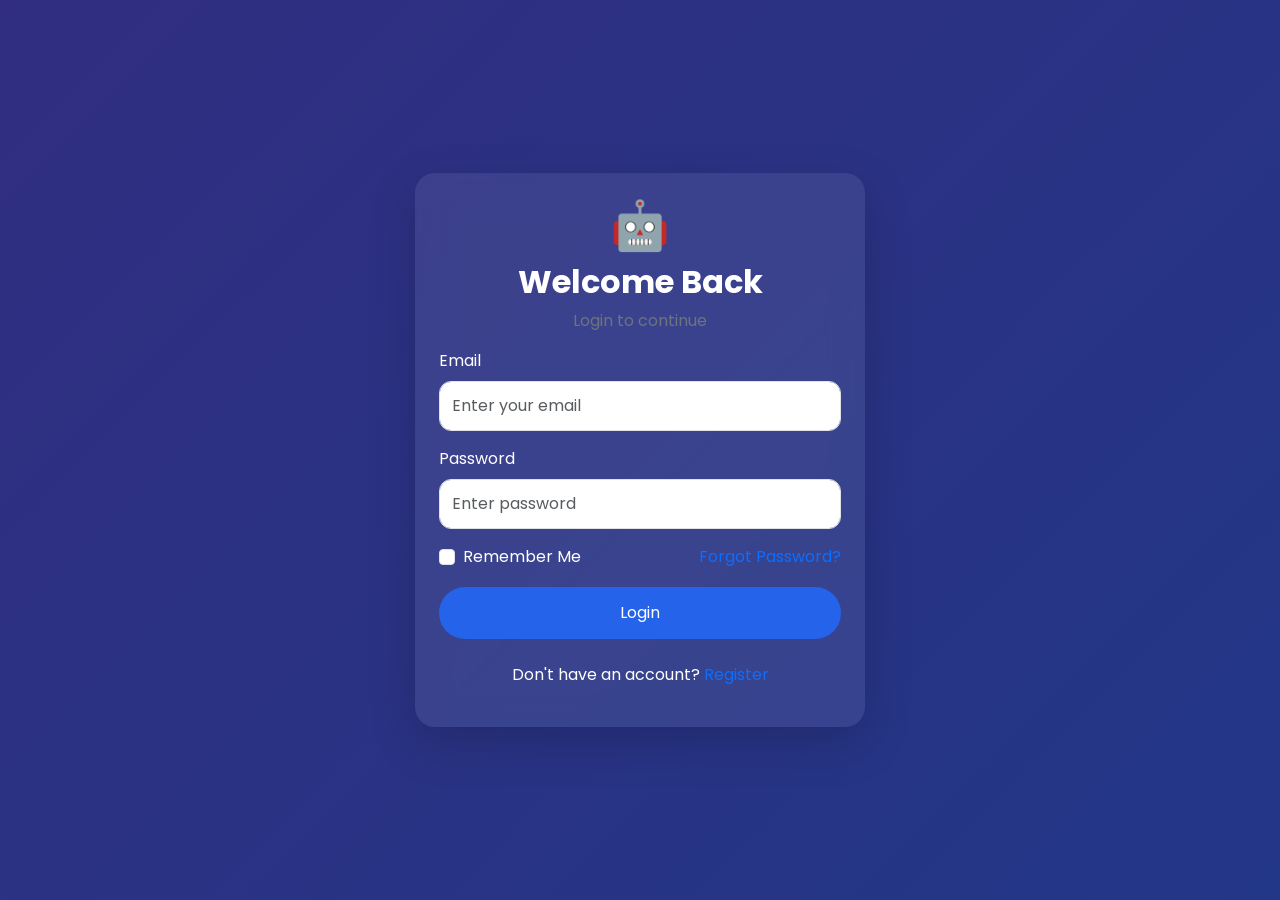
<file: PERSONAL AI/INFINITY-AI/frontend/chat.html>
<!DOCTYPE html>
<html lang="en">
<head>
<meta charset="UTF-8">
<meta name="viewport" content="width=device-width, initial-scale=1.0">
<title>INFINITY AI Chat</title>
<link href="https://cdn.jsdelivr.net/npm/bootstrap-icons@1.11.3/font/bootstrap-icons.css" rel="stylesheet">
<link rel="stylesheet" href="css/chat.css">
</head>
<body>

<div class="app">

    <!-- Sidebar -->
    <aside class="sidebar" id="sidebar">

        <div class="sidebar-top">
            <div class="brand-mini">
                <div class="logo-circle">∞</div>
                <div class="brand-mini-text">
                    <h2>INFINITY</h2>
                    <p>Personal AI</p>
                </div>
            </div>

            <button class="new-chat" id="newChat">
                <i class="bi bi-plus-lg"></i>
                New chat
            </button>
        </div>

        <nav class="history" id="history">
            <h6>Chats</h6>
            <div class="empty-hint" id="historyEmptyHint">No previous chats yet.</div>
        </nav>

        <div class="sidebar-bottom">
            <a href="dashboard.html" class="sidebar-link">
                <i class="bi bi-grid"></i>
                Dashboard
            </a>
            <div class="profile-mini" id="logoutMini" style="cursor:pointer;">
                <img src="https://i.pravatar.cc/80" alt="">
                <span id="accountName">My Account</span>
                <i class="bi bi-box-arrow-right"></i>
            </div>
        </div>

    </aside>

    <!-- Main -->
    <main class="chat">

        <header class="chat-header">
            <button class="icon-btn" id="toggleSidebar" aria-label="Toggle sidebar">
                <i class="bi bi-list"></i>
            </button>
            <h1>INFINITY AI <span>· demo</span></h1>
            <a href="dashboard.html" class="icon-btn" aria-label="Account">
                <i class="bi bi-person-circle"></i>
            </a>
        </header>

        <div class="chat-scroll" id="chatScroll">

            <div class="empty-state" id="emptyState">
                <div class="empty-logo">
                    <div class="ring"></div>
                    <div class="ring2"></div>
                    <span>∞</span>
                </div>
                <h1>What can I help with?</h1>
                <p>Ask me to plan your day, draft an email, summarize notes, or just talk something through.</p>

                <div class="prompt-grid">
                    <button class="prompt-card" data-prompt="Plan my day around 3 priorities: gym, a client call at 2pm, and finishing a report.">
                        <i class="bi bi-calendar-week"></i>
                        Plan my day
                    </button>
                    <button class="prompt-card" data-prompt="Draft a polite follow-up email to a client who hasn't replied in a week.">
                        <i class="bi bi-envelope"></i>
                        Draft an email
                    </button>
                    <button class="prompt-card" data-prompt="Summarize this in 3 bullet points: [paste your notes here]">
                        <i class="bi bi-journal-text"></i>
                        Summarize notes
                    </button>
                    <button class="prompt-card" data-prompt="Give me 5 fresh ideas to improve my daily productivity routine.">
                        <i class="bi bi-lightbulb"></i>
                        Get ideas
                    </button>
                </div>
            </div>

            <div class="messages" id="messages"></div>

        </div>

        <div class="composer">
            <div class="composer-box">
                <button class="tool-btn" aria-label="Attach file">
                    <i class="bi bi-paperclip"></i>
                </button>
                <textarea
                    id="message"
                    rows="1"
                    placeholder="Message INFINITY AI..."></textarea>
                <button class="tool-btn" aria-label="Voice input">
                    <i class="bi bi-mic"></i>
                </button>
                <button class="send-btn" id="send" aria-label="Send message">
                    <i class="bi bi-arrow-up"></i>
                </button>
            </div>
            <p class="disclaimer">INFINITY AI is a demo — replies are not from a real model yet.</p>
        </div>

    </main>
</div>

<script src="js/api.js"></script>
<script src="js/chat.js"></script>
</body>
</html>
</file>
<file: PERSONAL AI/INFINITY-AI/frontend/css/chat.css>
/* ==========================================
   TOKENS
========================================== */
:root{
    --bg:#0f172a;
    --sidebar-bg:#111827;
    --surface:#161b2c;
    --surface-hover:#1c2338;
    --border:rgba(255,255,255,.08);
    --text:#f1f5f9;
    --text-muted:#94a3b8;
    --accent-1:#2563eb;
    --accent-2:#7c3aed;
    --gradient:linear-gradient(135deg,var(--accent-1),var(--accent-2));
    --radius-lg:20px;
    --radius-md:14px;
    --radius-sm:10px;
}

*{
    margin:0;
    padding:0;
    box-sizing:border-box;
    font-family:"Poppins",sans-serif;
}

html,body{
    height:100%;
}

body{
    background:var(--bg);
    color:var(--text);
    overflow:hidden;
}

button{
    font-family:inherit;
    cursor:pointer;
}

/* ==========================================
   APP SHELL
========================================== */
.app{
    display:flex;
    height:100vh;
}

/* ==========================================
   SIDEBAR
========================================== */
.sidebar{
    width:280px;
    min-width:280px;
    height:100vh;
    background:var(--sidebar-bg);
    border-right:1px solid var(--border);
    display:flex;
    flex-direction:column;
    padding:20px;
    transition:margin-left .25s ease;
}

.sidebar.collapsed{
    margin-left:-280px;
}

.brand-mini{
    display:flex;
    align-items:center;
    gap:12px;
    padding:6px 4px 22px;
}

.logo-circle{
    width:42px;
    height:42px;
    flex-shrink:0;
    border-radius:50%;
    background:var(--gradient);
    display:flex;
    justify-content:center;
    align-items:center;
    color:white;
    font-size:20px;
    font-weight:700;
    box-shadow:0 0 20px rgba(37,99,235,.4);
}

.brand-mini-text h2{
    font-size:16px;
    letter-spacing:1.5px;
    color:white;
}

.brand-mini-text p{
    font-size:11px;
    color:var(--text-muted);
    letter-spacing:.5px;
    text-transform:uppercase;
}

.new-chat{
    border:1px solid var(--border);
    background:transparent;
    color:var(--text);
    padding:12px 14px;
    border-radius:var(--radius-md);
    font-size:14px;
    font-weight:500;
    display:flex;
    align-items:center;
    gap:10px;
    transition:.2s;
    width:100%;
}

.new-chat:hover{
    background:var(--surface-hover);
    border-color:rgba(255,255,255,.16);
}

.history{
    margin-top:24px;
    flex:1;
    overflow-y:auto;
    display:flex;
    flex-direction:column;
    gap:2px;
}

.history h6{
    color:var(--text-muted);
    font-size:11px;
    font-weight:600;
    letter-spacing:.6px;
    text-transform:uppercase;
    margin:16px 6px 8px;
}

.history h6:first-child{
    margin-top:0;
}

.history-item{
    display:flex;
    align-items:center;
    gap:10px;
    color:#cbd5e1;
    padding:10px 12px;
    border-radius:var(--radius-sm);
    cursor:pointer;
    font-size:14px;
    transition:.15s;
    white-space:nowrap;
    overflow:hidden;
}

.history-item span{
    overflow:hidden;
    text-overflow:ellipsis;
}

.history-item i{
    font-size:15px;
    color:var(--text-muted);
    flex-shrink:0;
}

.history-item:hover{
    background:var(--surface-hover);
}

.history-item.active{
    background:var(--surface-hover);
    color:white;
}

.sidebar-bottom{
    border-top:1px solid var(--border);
    padding-top:14px;
    display:flex;
    flex-direction:column;
    gap:4px;
}

.sidebar-link{
    display:flex;
    align-items:center;
    gap:10px;
    color:#cbd5e1;
    text-decoration:none;
    font-size:14px;
    padding:10px 12px;
    border-radius:var(--radius-sm);
    transition:.15s;
}

.sidebar-link:hover{
    background:var(--surface-hover);
    color:white;
}

.profile-mini{
    display:flex;
    align-items:center;
    gap:10px;
    padding:10px 12px;
    border-radius:var(--radius-sm);
    cursor:pointer;
    transition:.15s;
}

.profile-mini:hover{
    background:var(--surface-hover);
}

.profile-mini img{
    width:28px;
    height:28px;
    border-radius:50%;
    object-fit:cover;
}

.profile-mini span{
    flex:1;
    font-size:13px;
    color:var(--text);
}

.profile-mini i{
    color:var(--text-muted);
}

/* ==========================================
   MAIN CHAT COLUMN
========================================== */
.chat{
    flex:1;
    display:flex;
    flex-direction:column;
    height:100vh;
    min-width:0;
}

.chat-header{
    height:64px;
    display:flex;
    align-items:center;
    gap:14px;
    padding:0 24px;
    border-bottom:1px solid var(--border);
    flex-shrink:0;
}

.chat-header h1{
    flex:1;
    font-size:16px;
    font-weight:600;
    color:white;
}

.chat-header h1 span{
    font-weight:400;
    color:var(--text-muted);
    font-size:13px;
}

.icon-btn{
    width:38px;
    height:38px;
    border-radius:50%;
    border:none;
    background:transparent;
    color:var(--text-muted);
    display:flex;
    align-items:center;
    justify-content:center;
    font-size:18px;
    text-decoration:none;
    transition:.15s;
}

.icon-btn:hover{
    background:var(--surface-hover);
    color:white;
}

.chat-scroll{
    flex:1;
    overflow-y:auto;
    display:flex;
    flex-direction:column;
}

/* ==========================================
   EMPTY STATE
========================================== */
.empty-state{
    margin:auto;
    max-width:640px;
    width:100%;
    text-align:center;
    padding:40px 24px;
    animation:fadeUp .5s ease;
}

.empty-logo{
    position:relative;
    width:80px;
    height:80px;
    margin:0 auto 24px;
    display:flex;
    align-items:center;
    justify-content:center;
}

.empty-logo span{
    width:64px;
    height:64px;
    border-radius:50%;
    background:var(--gradient);
    display:flex;
    align-items:center;
    justify-content:center;
    font-size:30px;
    font-weight:700;
    color:white;
    box-shadow:0 0 30px rgba(37,99,235,.45);
    z-index:2;
}

.empty-logo .ring{
    position:absolute;
    width:80px;
    height:80px;
    border:2px solid rgba(255,255,255,.15);
    border-radius:50%;
    animation:rotate 8s linear infinite;
}

.empty-logo .ring2{
    position:absolute;
    width:68px;
    height:68px;
    border:2px dashed rgba(124,58,237,.4);
    border-radius:50%;
    animation:rotateReverse 6s linear infinite;
}

.empty-state h1{
    font-size:26px;
    font-weight:600;
    color:white;
    margin-bottom:10px;
}

.empty-state p{
    color:var(--text-muted);
    font-size:14.5px;
    line-height:1.6;
    max-width:460px;
    margin:0 auto;
}

.prompt-grid{
    margin-top:28px;
    display:grid;
    grid-template-columns:1fr 1fr;
    gap:12px;
    text-align:left;
}

.prompt-card{
    background:var(--surface);
    border:1px solid var(--border);
    border-radius:var(--radius-md);
    color:var(--text);
    padding:16px;
    font-size:13.5px;
    display:flex;
    align-items:center;
    gap:10px;
    transition:.2s;
    text-align:left;
}

.prompt-card i{
    font-size:16px;
    color:#93c5fd;
    flex-shrink:0;
}

.prompt-card:hover{
    border-color:rgba(124,58,237,.4);
    background:var(--surface-hover);
    transform:translateY(-2px);
}

/* ==========================================
   MESSAGES
========================================== */
.messages{
    max-width:760px;
    width:100%;
    margin:0 auto;
    padding:28px 24px 12px;
    display:flex;
    flex-direction:column;
    gap:26px;
}

.msg{
    display:flex;
    gap:14px;
    animation:fadeUp .35s ease;
    max-width:100%;
}

.msg-ai{
    justify-content:flex-start;
}

.msg-user{
    justify-content:flex-end;
}

.msg-avatar{
    width:32px;
    height:32px;
    border-radius:50%;
    flex-shrink:0;
    background:var(--gradient);
    display:flex;
    align-items:center;
    justify-content:center;
    font-size:15px;
    color:white;
    position:relative;
}

.msg-avatar.thinking::before{
    content:"";
    position:absolute;
    inset:-5px;
    border-radius:50%;
    border:2px solid transparent;
    border-top-color:#93c5fd;
    animation:spin .8s linear infinite;
}

.msg-body{
    max-width:78%;
    display:flex;
    flex-direction:column;
    gap:6px;
}

.msg-user .msg-body{
    align-items:flex-end;
}

.msg-text{
    font-size:15px;
    line-height:1.7;
    color:var(--text);
    white-space:pre-wrap;
    word-wrap:break-word;
}

.msg-ai .msg-text{
    background:transparent;
    padding:2px 0;
}

.msg-user .msg-text{
    background:var(--gradient);
    color:white;
    padding:12px 18px;
    border-radius:18px 18px 4px 18px;
}

.msg-time{
    font-size:11px;
    color:var(--text-muted);
}

.typing-dots{
    display:flex;
    gap:5px;
    padding:8px 0;
}

.typing-dots span{
    width:7px;
    height:7px;
    border-radius:50%;
    background:#93c5fd;
    animation:bounce 1s infinite;
}

.typing-dots span:nth-child(2){ animation-delay:.15s; }
.typing-dots span:nth-child(3){ animation-delay:.3s; }

/* ==========================================
   COMPOSER
========================================== */
.composer{
    padding:14px 24px 20px;
    flex-shrink:0;
}

.composer-box{
    max-width:760px;
    margin:0 auto;
    display:flex;
    align-items:flex-end;
    gap:6px;
    background:var(--surface);
    border:1px solid var(--border);
    border-radius:24px;
    padding:8px 10px;
    transition:.2s;
}

.composer-box:focus-within{
    border-color:rgba(124,58,237,.5);
    box-shadow:0 0 0 3px rgba(124,58,237,.12);
}

.composer textarea{
    flex:1;
    background:transparent;
    border:none;
    outline:none;
    resize:none;
    color:var(--text);
    font-size:15px;
    line-height:1.5;
    padding:10px 6px;
    max-height:160px;
}

.composer textarea::placeholder{
    color:var(--text-muted);
}

.tool-btn{
    width:38px;
    height:38px;
    border:none;
    border-radius:50%;
    background:transparent;
    color:var(--text-muted);
    font-size:17px;
    display:flex;
    align-items:center;
    justify-content:center;
    transition:.15s;
    flex-shrink:0;
}

.tool-btn:hover{
    background:var(--surface-hover);
    color:white;
}

.send-btn{
    width:38px;
    height:38px;
    border:none;
    border-radius:50%;
    background:var(--gradient);
    color:white;
    font-size:18px;
    display:flex;
    align-items:center;
    justify-content:center;
    flex-shrink:0;
    transition:.2s;
    opacity:.4;
    pointer-events:none;
}

.send-btn.active{
    opacity:1;
    pointer-events:auto;
}

.send-btn.active:hover{
    transform:scale(1.06);
    box-shadow:0 0 18px rgba(37,99,235,.5);
}

.disclaimer{
    text-align:center;
    font-size:11.5px;
    color:var(--text-muted);
    margin-top:10px;
}

/* ==========================================
   SCROLLBAR
========================================== */
::-webkit-scrollbar{ width:8px; }
::-webkit-scrollbar-thumb{
    background:rgba(255,255,255,.15);
    border-radius:20px;
}
::-webkit-scrollbar-thumb:hover{
    background:rgba(255,255,255,.25);
}

/* ==========================================
   ANIMATIONS
========================================== */
@keyframes fadeUp{
    from{ opacity:0; transform:translateY(12px); }
    to{ opacity:1; transform:translateY(0); }
}

@keyframes rotate{
    from{ transform:rotate(0deg); }
    to{ transform:rotate(360deg); }
}

@keyframes rotateReverse{
    from{ transform:rotate(360deg); }
    to{ transform:rotate(0deg); }
}

@keyframes spin{
    from{ transform:rotate(0deg); }
    to{ transform:rotate(360deg); }
}

@keyframes bounce{
    0%,80%,100%{ transform:scale(.6); opacity:.5; }
    40%{ transform:scale(1.15); opacity:1; }
}

/* ==========================================
   RESPONSIVE
========================================== */
@media(max-width:900px){
    .sidebar{
        position:fixed;
        z-index:50;
        margin-left:-280px;
        box-shadow:20px 0 40px rgba(0,0,0,.4);
    }
    .sidebar.open{
        margin-left:0;
    }
    .prompt-grid{
        grid-template-columns:1fr;
    }
}

@media(max-width:520px){
    .msg-body{
        max-width:88%;
    }
    .empty-state h1{
        font-size:22px;
    }
}
.empty-hint{
    color:var(--text-muted);
    font-size:12.5px;
    padding:12px 6px;
}
</file>
<file: PERSONAL AI/INFINITY-AI/frontend/css/dashboard.css>
/* ==========================================
   TOKENS (shared visual language with chat.css)
========================================== */
:root{
    --bg:#0f172a;
    --sidebar-bg:#111827;
    --surface:#161b2c;
    --surface-hover:#1c2338;
    --border:rgba(255,255,255,.08);
    --text:#f1f5f9;
    --text-muted:#94a3b8;
    --accent-1:#2563eb;
    --accent-2:#7c3aed;
    --gradient:linear-gradient(135deg,var(--accent-1),var(--accent-2));
    --radius-lg:20px;
    --radius-md:14px;
    --radius-sm:10px;
}

*{
    margin:0;
    padding:0;
    box-sizing:border-box;
    font-family:"Poppins",sans-serif;
}

body{
    background:var(--bg);
    color:var(--text);
    min-height:100vh;
}

a{ text-decoration:none; }
button{ font-family:inherit; cursor:pointer; }

.app{
    display:flex;
    min-height:100vh;
}

/* ==========================================
   SIDEBAR
========================================== */
.sidebar{
    width:270px;
    min-width:270px;
    background:var(--sidebar-bg);
    border-right:1px solid var(--border);
    padding:24px 18px;
    display:flex;
    flex-direction:column;
    position:sticky;
    top:0;
    height:100vh;
}

.brand-mini{
    display:flex;
    align-items:center;
    gap:12px;
    padding:6px 6px 28px;
}

.logo-circle{
    width:44px;
    height:44px;
    flex-shrink:0;
    border-radius:50%;
    background:var(--gradient);
    display:flex;
    align-items:center;
    justify-content:center;
    color:white;
    font-size:20px;
    font-weight:700;
    box-shadow:0 0 20px rgba(37,99,235,.4);
    animation:logoFloat 4s ease-in-out infinite;
}

@keyframes logoFloat{
    0%,100%{ transform:translateY(0); }
    50%{ transform:translateY(-6px); }
}

.brand-mini-text h2{
    font-size:16px;
    letter-spacing:1.5px;
    color:white;
}

.brand-mini-text p{
    font-size:11px;
    color:var(--text-muted);
    letter-spacing:.5px;
    text-transform:uppercase;
}

.nav-list{
    display:flex;
    flex-direction:column;
    gap:4px;
    flex:1;
}

.nav-item{
    display:flex;
    align-items:center;
    gap:12px;
    color:#cbd5e1;
    padding:12px 14px;
    border-radius:var(--radius-sm);
    font-size:14.5px;
    transition:.2s;
}

.nav-item i{
    font-size:16px;
    width:18px;
    text-align:center;
    color:var(--text-muted);
}

.nav-item:hover{
    background:var(--surface-hover);
    color:white;
}

.nav-item.active{
    background:var(--gradient);
    color:white;
}

.nav-item.active i{
    color:white;
}

.nav-item.logout{
    border-top:1px solid var(--border);
    margin-top:12px;
    padding-top:16px;
}

/* ==========================================
   MAIN CONTENT
========================================== */
.main-content{
    flex:1;
    padding:32px 40px 60px;
    min-width:0;
}

.topbar{
    display:flex;
    justify-content:space-between;
    align-items:center;
    flex-wrap:wrap;
    gap:16px;
    margin-bottom:32px;
}

.topbar h1{
    font-size:24px;
    font-weight:600;
    color:white;
}

.topbar p{
    color:var(--text-muted);
    font-size:14px;
    margin-top:4px;
}

.top-actions{
    display:flex;
    align-items:center;
    gap:14px;
}

.search-box{
    display:flex;
    align-items:center;
    gap:10px;
    background:var(--surface);
    border:1px solid var(--border);
    border-radius:24px;
    padding:10px 16px;
    min-width:220px;
}

.search-box i{
    color:var(--text-muted);
}

.search-box input{
    background:transparent;
    border:none;
    outline:none;
    color:var(--text);
    font-size:14px;
    width:100%;
}

.search-box input::placeholder{
    color:var(--text-muted);
}

.icon-btn{
    position:relative;
    width:42px;
    height:42px;
    border-radius:50%;
    border:1px solid var(--border);
    background:var(--surface);
    color:var(--text-muted);
    display:flex;
    align-items:center;
    justify-content:center;
    font-size:16px;
    transition:.2s;
}

.icon-btn:hover{
    background:var(--surface-hover);
    color:white;
}

.icon-btn .dot{
    position:absolute;
    top:9px;
    right:10px;
    width:7px;
    height:7px;
    border-radius:50%;
    background:#f87171;
    border:2px solid var(--sidebar-bg);
}

.profile-pic{
    width:42px;
    height:42px;
    border-radius:50%;
    object-fit:cover;
    border:2px solid var(--accent-1);
}

/* ==========================================
   STAT CARDS
========================================== */
.stat-grid{
    display:grid;
    grid-template-columns:repeat(4,1fr);
    gap:20px;
    margin-bottom:24px;
}

.stat-card{
    background:var(--surface);
    border:1px solid var(--border);
    border-radius:var(--radius-lg);
    padding:22px;
    display:flex;
    align-items:center;
    gap:16px;
    position:relative;
    transition:.3s;
    animation:cardAppear .6s ease;
}

.stat-card:hover{
    transform:translateY(-6px);
    border-color:rgba(124,58,237,.35);
    box-shadow:0 16px 32px rgba(0,0,0,.3);
}

.stat-icon{
    width:48px;
    height:48px;
    border-radius:14px;
    display:flex;
    align-items:center;
    justify-content:center;
    font-size:20px;
    color:white;
    flex-shrink:0;
}

.stat-icon.blue{ background:linear-gradient(135deg,#2563eb,#3b82f6); }
.stat-icon.violet{ background:linear-gradient(135deg,#7c3aed,#a855f7); }
.stat-icon.cyan{ background:linear-gradient(135deg,#0891b2,#06b6d4); }
.stat-icon.amber{ background:linear-gradient(135deg,#d97706,#f59e0b); }

.stat-card h3{
    font-size:26px;
    font-weight:700;
    color:white;
}

.stat-card p{
    font-size:13px;
    color:var(--text-muted);
    margin-top:2px;
}

.trend{
    position:absolute;
    top:16px;
    right:18px;
    font-size:11px;
    padding:4px 10px;
    border-radius:20px;
    font-weight:600;
}

.trend.up{
    background:rgba(34,197,94,.15);
    color:#4ade80;
}

.trend.neutral{
    background:rgba(148,163,184,.15);
    color:var(--text-muted);
}

/* ==========================================
   PANELS / GRID
========================================== */
.mid-grid{
    display:grid;
    grid-template-columns:1.4fr 1fr;
    gap:20px;
    margin-bottom:24px;
}

.panel{
    background:var(--surface);
    border:1px solid var(--border);
    border-radius:var(--radius-lg);
    padding:24px;
    animation:cardAppear .6s ease;
}

.panel-head{
    margin-bottom:18px;
}

.panel-head h2{
    font-size:16px;
    font-weight:600;
    color:white;
    display:flex;
    align-items:center;
    gap:10px;
}

.panel-head h2 i{
    color:#93c5fd;
    font-size:17px;
}

/* Mini AI chat */
.mini-chat{
    max-height:220px;
    overflow-y:auto;
    display:flex;
    flex-direction:column;
    gap:14px;
    margin-bottom:16px;
    padding-right:6px;
}

.mini-msg{
    display:flex;
    gap:10px;
    animation:fadeUp .3s ease;
}

.mini-msg.mini-user{
    justify-content:flex-end;
}

.mini-avatar{
    width:30px;
    height:30px;
    border-radius:50%;
    background:var(--gradient);
    display:flex;
    align-items:center;
    justify-content:center;
    font-size:14px;
    flex-shrink:0;
}

.mini-text{
    max-width:78%;
    font-size:13.5px;
    line-height:1.6;
    color:var(--text);
}

.mini-user .mini-text{
    background:var(--gradient);
    padding:10px 14px;
    border-radius:14px 14px 3px 14px;
    color:white;
}

.mini-input-box{
    display:flex;
    gap:8px;
    background:var(--bg);
    border:1px solid var(--border);
    border-radius:24px;
    padding:6px 6px 6px 16px;
}

.mini-input-box input{
    flex:1;
    background:transparent;
    border:none;
    outline:none;
    color:var(--text);
    font-size:14px;
}

.mini-input-box input::placeholder{
    color:var(--text-muted);
}

.mini-input-box button{
    width:36px;
    height:36px;
    border:none;
    border-radius:50%;
    background:var(--gradient);
    color:white;
    display:flex;
    align-items:center;
    justify-content:center;
    transition:.2s;
    flex-shrink:0;
}

.mini-input-box button:hover{
    transform:scale(1.06);
}

/* Task list */
.task-list{
    list-style:none;
    display:flex;
    flex-direction:column;
    gap:4px;
}

.task-list li{
    display:flex;
    align-items:center;
    gap:12px;
    padding:12px 6px;
    border-bottom:1px solid var(--border);
}

.task-list li:last-child{
    border-bottom:none;
}

.task-list input[type="checkbox"]{
    width:18px;
    height:18px;
    accent-color:var(--accent-1);
    cursor:pointer;
}

.task-list label{
    font-size:14px;
    color:var(--text);
    cursor:pointer;
    transition:.2s;
}

.task-list input:checked + label{
    color:var(--text-muted);
    text-decoration:line-through;
}

/* Tool grid */
.tool-grid{
    display:grid;
    grid-template-columns:1fr 1fr;
    gap:12px;
}

.tool-card{
    background:var(--bg);
    border:1px solid var(--border);
    border-radius:var(--radius-md);
    color:var(--text);
    padding:16px;
    font-size:13.5px;
    display:flex;
    align-items:center;
    gap:10px;
    transition:.2s;
}

.tool-card i{
    font-size:16px;
    color:#93c5fd;
}

.tool-card:hover{
    border-color:rgba(124,58,237,.4);
    background:var(--surface-hover);
    transform:translateX(4px);
}

/* Progress */
.progress-block{
    margin-bottom:20px;
}

.progress-block:last-child{
    margin-bottom:0;
}

.progress-label{
    display:flex;
    justify-content:space-between;
    font-size:13px;
    color:var(--text-muted);
    margin-bottom:8px;
}

.progress-track{
    height:10px;
    background:var(--bg);
    border-radius:20px;
    overflow:hidden;
}

.progress-fill{
    height:100%;
    border-radius:20px;
    background:var(--gradient);
    animation:growBar 1s ease;
}

.progress-fill.violet{
    background:linear-gradient(135deg,#7c3aed,#a855f7);
}

@keyframes growBar{
    from{ width:0 !important; }
}

/* Activity table */
.activity-table{
    display:flex;
    flex-direction:column;
}

.activity-row{
    display:grid;
    grid-template-columns:2fr 1fr 1fr;
    align-items:center;
    padding:14px 6px;
    border-bottom:1px solid var(--border);
    font-size:14px;
}

.activity-row:last-child{
    border-bottom:none;
}

.activity-header{
    color:var(--text-muted);
    font-size:12px;
    text-transform:uppercase;
    letter-spacing:.5px;
}

.badge{
    display:inline-flex;
    width:fit-content;
    padding:5px 12px;
    border-radius:20px;
    font-size:12px;
    font-weight:600;
}

.badge.success{ background:rgba(34,197,94,.15); color:#4ade80; }
.badge.info{ background:rgba(59,130,246,.15); color:#93c5fd; }
.badge.warning{ background:rgba(245,158,11,.15); color:#fbbf24; }

/* ==========================================
   SCROLLBAR
========================================== */
::-webkit-scrollbar{ width:8px; }
::-webkit-scrollbar-thumb{
    background:rgba(255,255,255,.15);
    border-radius:20px;
}

/* ==========================================
   ANIMATIONS
========================================== */
@keyframes cardAppear{
    from{ opacity:0; transform:translateY(24px); }
    to{ opacity:1; transform:translateY(0); }
}

@keyframes fadeUp{
    from{ opacity:0; transform:translateY(10px); }
    to{ opacity:1; transform:translateY(0); }
}

/* ==========================================
   RESPONSIVE
========================================== */
@media(max-width:1100px){
    .stat-grid{ grid-template-columns:1fr 1fr; }
    .mid-grid{ grid-template-columns:1fr; }
}

@media(max-width:840px){
    .app{ flex-direction:column; }
    .sidebar{
        position:relative;
        height:auto;
        width:100%;
        flex-direction:row;
        align-items:center;
        padding:16px 20px;
    }
    .nav-list{ display:none; }
    .nav-item.logout{ display:none; }
    .main-content{ padding:24px 20px 40px; }
}

@media(max-width:560px){
    .stat-grid{ grid-template-columns:1fr; }
    .tool-grid{ grid-template-columns:1fr; }
    .search-box{ display:none; }
}
/* ==========================================
   API / FORM BANNERS
========================================== */
.api-banner{
    padding:12px 16px;
    border-radius:12px;
    font-size:13.5px;
    margin-bottom:16px;
}

.api-banner.error{
    background:rgba(248,113,113,.12);
    border:1px solid rgba(248,113,113,.35);
    color:#fca5a5;
}

.api-banner.success{
    background:rgba(74,222,128,.12);
    border:1px solid rgba(74,222,128,.35);
    color:#86efac;
}

/* ==========================================
   TOOL PAGES (Tasks, Notes, Email, Planner)
   shared with dashboard theme
========================================== */
.tool-page-head{
    display:flex;
    justify-content:space-between;
    align-items:flex-start;
    flex-wrap:wrap;
    gap:16px;
    margin-bottom:24px;
}

.tool-page-head h1{
    font-size:24px;
    font-weight:600;
    color:white;
}

.tool-page-head p{
    color:var(--text-muted);
    font-size:14px;
    margin-top:4px;
}

.tool-layout{
    display:grid;
    grid-template-columns:1fr 1fr;
    gap:20px;
    align-items:start;
}

@media(max-width:960px){
    .tool-layout{ grid-template-columns:1fr; }
}

.form-label-sm{
    font-size:13px;
    color:var(--text-muted);
    margin-bottom:6px;
    display:block;
}

.form-control-dark,
textarea.form-control-dark,
select.form-control-dark{
    width:100%;
    background:var(--bg);
    border:1px solid var(--border);
    border-radius:var(--radius-md);
    color:var(--text);
    padding:12px 14px;
    font-size:14px;
    margin-bottom:16px;
    outline:none;
    transition:.2s;
    font-family:inherit;
}

.form-control-dark:focus{
    border-color:rgba(124,58,237,.5);
    box-shadow:0 0 0 3px rgba(124,58,237,.12);
}

textarea.form-control-dark{
    resize:vertical;
    min-height:120px;
}

.btn-gradient{
    background:var(--gradient);
    color:white;
    border:none;
    border-radius:var(--radius-md);
    padding:12px 20px;
    font-size:14px;
    font-weight:600;
    display:inline-flex;
    align-items:center;
    gap:8px;
    transition:.2s;
}

.btn-gradient:hover{
    transform:translateY(-2px);
    box-shadow:0 10px 24px rgba(37,99,235,.35);
}

.btn-gradient:disabled{
    opacity:.6;
    pointer-events:none;
}

.btn-ghost{
    background:transparent;
    border:1px solid var(--border);
    color:var(--text-muted);
    border-radius:var(--radius-sm);
    padding:8px 14px;
    font-size:12.5px;
    transition:.2s;
}

.btn-ghost:hover{
    background:var(--surface-hover);
    color:white;
}

.result-card{
    background:var(--bg);
    border:1px solid var(--border);
    border-radius:var(--radius-md);
    padding:18px;
    font-size:14px;
    line-height:1.7;
    white-space:pre-wrap;
    color:var(--text);
    min-height:120px;
}

.result-card.placeholder{
    color:var(--text-muted);
    display:flex;
    align-items:center;
    justify-content:center;
    text-align:center;
}

.history-list{
    display:flex;
    flex-direction:column;
    gap:10px;
    max-height:520px;
    overflow-y:auto;
}

.history-card{
    background:var(--bg);
    border:1px solid var(--border);
    border-radius:var(--radius-md);
    padding:14px 16px;
    font-size:13px;
    position:relative;
}

.history-card .history-date{
    color:var(--text-muted);
    font-size:11px;
    margin-bottom:6px;
}

.history-card .history-delete{
    position:absolute;
    top:12px;
    right:12px;
    color:var(--text-muted);
    background:transparent;
    border:none;
    font-size:14px;
    transition:.2s;
}

.history-card .history-delete:hover{
    color:#f87171;
}

.empty-hint{
    color:var(--text-muted);
    font-size:13.5px;
    text-align:center;
    padding:24px 12px;
}

.spinner-dot{
    display:inline-block;
    width:8px;
    height:8px;
    border-radius:50%;
    background:currentColor;
    animation:bounce 1s infinite;
}

.task-row{
    display:flex;
    align-items:center;
    gap:12px;
    padding:12px 6px;
    border-bottom:1px solid var(--border);
}

.task-row:last-child{ border-bottom:none; }

.task-row input[type="checkbox"]{
    width:18px;
    height:18px;
    accent-color:var(--accent-1);
    cursor:pointer;
    flex-shrink:0;
}

.task-row .task-title{
    flex:1;
    font-size:14px;
}

.task-row.done .task-title{
    color:var(--text-muted);
    text-decoration:line-through;
}

.task-row .priority-tag{
    font-size:10.5px;
    padding:3px 9px;
    border-radius:20px;
    font-weight:600;
    text-transform:uppercase;
}

.priority-tag.high{ background:rgba(248,113,113,.15); color:#f87171; }
.priority-tag.normal{ background:rgba(59,130,246,.15); color:#93c5fd; }
.priority-tag.low{ background:rgba(148,163,184,.15); color:var(--text-muted); }

.task-row .task-delete{
    background:transparent;
    border:none;
    color:var(--text-muted);
    font-size:15px;
    transition:.2s;
}

.task-row .task-delete:hover{ color:#f87171; }

.add-task-bar{
    display:flex;
    gap:8px;
    margin-bottom:14px;
}

.add-task-bar input{
    flex:1;
}

.add-task-bar select{
    max-width:120px;
}
</file>
<file: PERSONAL AI/INFINITY-AI/frontend/css/style.css>
/* Google Font */
@import url('https://fonts.googleapis.com/css2?family=Poppins:wght@300;400;500;600;700;800&display=swap');

*{
    margin:0;
    padding:0;
    box-sizing:border-box;
    font-family:'Poppins',sans-serif;
}

html{
    scroll-behavior:smooth;
}

body{
    background:linear-gradient(135deg,#0f172a,#1e293b,#312e81);
    color:#fff;
}

/* Navbar */

.navbar{
    background:rgba(15,23,42,.75)!important;
    backdrop-filter:blur(12px);
    box-shadow:0 5px 20px rgba(0,0,0,.3);
}

.navbar-brand{
    font-size:28px;
    font-weight:700;
}

.nav-link{
    color:#fff!important;
    margin-left:15px;
    transition:.3s;
}

.nav-link:hover{
    color:#38bdf8!important;
}

/* Hero */

.hero{
    min-height:100vh;
    display:flex;
    align-items:center;
    padding-top:80px;
}

.hero h1{
    font-size:60px;
    font-weight:800;
}

.hero p{
    font-size:20px;
    color:#cbd5e1;
    line-height:1.8;
}

.hero img{
    border-radius:25px;
    transition:.5s;
    box-shadow:0 20px 50px rgba(0,0,0,.4);
}

.hero img:hover{
    transform:scale(1.05);
}

/* Buttons */

.btn-primary{
    background:#2563eb;
    border:none;
    border-radius:50px;
    padding:14px 35px;
    transition:.3s;
}

.btn-primary:hover{
    background:#1d4ed8;
    transform:translateY(-3px);
}

.btn-outline-light{
    border-radius:50px;
    padding:14px 35px;
}

/* Feature Cards */

.feature-card{
    background:rgba(255,255,255,.08);
    backdrop-filter:blur(15px);
    border-radius:20px;
    border:1px solid rgba(255,255,255,.15);
    transition:.4s;
    color:white;
    height:100%;
}

.feature-card:hover{
    transform:translateY(-12px);
    box-shadow:0 20px 40px rgba(0,0,0,.35);
}

.feature-card h1{
    font-size:55px;
}

.feature-card h4{
    margin-top:15px;
    font-weight:600;
}

.feature-card p{
    color:#d1d5db;
}

/* Footer */

footer{
    margin-top:80px;
    background:#020617!important;
}

/* Responsive */

@media(max-width:992px){

.hero{
text-align:center;
}

.hero h1{
font-size:42px;
}

.hero img{
margin-top:40px;
}

}

@media(max-width:576px){

.hero h1{
font-size:34px;
}

.hero p{
font-size:17px;
}

.btn{

transition:.3s;

}

.btn:hover{

transform:translateY(-3px);

box-shadow:0 0 18px rgba(59,130,246,.5);

}

}
/* Login Page */

.login-card{
    background:rgba(255,255,255,0.08);
    backdrop-filter:blur(15px);
    border-radius:20px;
    color:white;
}

.login-card .form-control{
    border-radius:12px;
    padding:12px;
}

.login-card a{
    text-decoration:none;
}

.login-card a:hover{
    text-decoration:underline;
}
/* =========================
   Premium Animations
========================= */

@keyframes fadeUp {
    from {
        opacity: 0;
        transform: translateY(40px);
    }
    to {
        opacity: 1;
        transform: translateY(0);
    }
}

@keyframes float {
    0% {
        transform: translateY(0px);
    }
    50% {
        transform: translateY(-12px);
    }
    100% {
        transform: translateY(0px);
    }
}

@keyframes glow {
    0% {
        box-shadow: 0 0 15px rgba(37,99,235,.3);
    }
    50% {
        box-shadow: 0 0 35px rgba(37,99,235,.8);
    }
    100% {
        box-shadow: 0 0 15px rgba(37,99,235,.3);
    }
}

/* Login/Register Card */

.login-card{
    animation:fadeUp 1s ease;
}

/* Buttons */

.btn-primary{
    transition:0.3s;
}

.btn-primary:hover{
    transform:translateY(-4px) scale(1.03);
    animation:glow 1.5s infinite;
}

/* Input Fields */

.form-control{
    transition:0.3s;
}

.form-control:focus{
    transform:scale(1.02);
    border-color:#2563eb;
    box-shadow:0 0 15px rgba(37,99,235,.5);
}

/* Image */

img{
    animation:float 5s ease-in-out infinite;
}

/* Links */

a{
    transition:.3s;
}

a:hover{
    color:#60a5fa !important;
}

/* Page Fade */

body{
    animation:fadeUp .8s ease;
}
/* ===============================
   PREMIUM BRAND LOGO
==================================*/

.brand{
    position:fixed;
    right:20px;
    bottom:20px;
    display:flex;
    align-items:center;
    gap:10px;
    padding:10px 16px;
    background:rgba(15,23,42,.7);
    backdrop-filter:blur(15px);
    border:1px solid rgba(255,255,255,.1);
    border-radius:50px;
    z-index:9999;
    animation:fadeUp .8s ease;
}

.brand-logo{

position:relative;

width:60px;

height:60px;

border-radius:50%;

display:flex;

justify-content:center;

align-items:center;

background:linear-gradient(135deg,#2563eb,#7c3aed);

box-shadow:0 0 25px rgba(99,102,241,.45);

overflow:hidden;

}

.brand-logo span{

font-size:28px;

font-weight:700;

color:white;

z-index:5;

}

.ring{

position:absolute;

width:90px;

height:90px;

border:2px solid rgba(255,255,255,.2);

border-radius:50%;

animation:rotate 8s linear infinite;

}

.ring2{

position:absolute;

width:75px;

height:75px;

border:2px dashed rgba(96,165,250,.5);

border-radius:50%;

animation:rotateReverse 6s linear infinite;

}

.brand-text h3{

margin:0;

font-size:22px;

font-weight:800;

letter-spacing:3px;

color:white;

}

.brand-text small{

color:#94a3b8;

letter-spacing:2px;

font-size:11px;

text-transform:uppercase;

}

.brand:hover .brand-logo{

transform:scale(1.08);

transition:.4s;

box-shadow:0 0 45px rgba(59,130,246,.8);

}

@keyframes rotate{

from{

transform:rotate(0deg);

}

to{

transform:rotate(360deg);

}

}

@keyframes rotateReverse{

from{

transform:rotate(360deg);

}

to{

transform:rotate(0deg);

}

}
@keyframes infinityFloat {
    0% {
        transform: translateY(0px) rotate(0deg);
    }
    50% {
        transform: translateY(-3px) rotate(8deg);
    }
    100% {
        transform: translateY(0px) rotate(0deg);
    }
}
/* ===========================================
   DASHBOARD
=========================================== */

.dashboard{
    display:flex;
    min-height:100vh;
}

/* Sidebar */

.sidebar{
    width:270px;
    background:rgba(10,15,35,.95);
    backdrop-filter:blur(15px);
    border-right:1px solid rgba(255,255,255,.08);
    padding:30px 20px;
    position:fixed;
    height:100vh;
    overflow:auto;
}

.sidebar-logo{
    display:flex;
    flex-direction:column;
    justify-content:center;
    align-items:center;
    text-align:center;
    margin-bottom:35px;
}

.logo-circle{

width:75px;
height:75px;

display:flex;
justify-content:center;
align-items:center;

border-radius:50%;

background:linear-gradient(135deg,#2563eb,#7c3aed);

color:white;

font-size:32px;

box-shadow:0 0 25px rgba(59,130,246,.5);

animation:logoFloat 4s ease-in-out infinite;

}

@keyframes logoFloat{

0%,100%{
transform:translateY(0);
}

50%{
transform:translateY(-8px);
}

}

.sidebar-logo h4{
    color:white;
    margin-top:18px;
    font-weight:700;
    letter-spacing:2px;
}

.sidebar-logo p{
    color:#94a3b8;
    font-size:13px;
}

.sidebar ul{
    list-style:none;
    padding:0;
}

.sidebar ul li{
    color:#cbd5e1;
    padding:15px 18px;
    border-radius:12px;
    margin-bottom:12px;
    cursor:pointer;
    transition:.35s;
    display:flex;
    align-items:center;
    gap:12px;
    font-size:16px;
}

.sidebar ul li:hover,
.sidebar ul .active{
    background:linear-gradient(90deg,#2563eb,#7c3aed);
    color:white;
    transform:translateX(8px);
}

/* Main */

.main-content{
    margin-left:270px;
    width:100%;
    padding:35px;
}

/* Topbar */

.topbar{
    display:flex;
    justify-content:space-between;
    align-items:center;
}

.topbar h2{
    color:white;
    font-weight:700;
}

.profile{
    display:flex;
    align-items:center;
    gap:18px;
}

.profile i{
    color:white;
    font-size:22px;
    cursor:pointer;
}

.profile img{
    width:48px;
    height:48px;
    border-radius:50%;
    border:3px solid #2563eb;
}

/* Cards */

.dash-card{
    background:rgba(255,255,255,.08);
    backdrop-filter:blur(20px);
    border:1px solid rgba(255,255,255,.12);
    border-radius:22px;
    padding:25px;
    color:white;
    position:relative;
    overflow:hidden;
    transition:.4s;
    animation:cardAppear .8s ease;
}

.dash-card:hover{
    transform:translateY(-12px) scale(1.02);
    box-shadow:
        0 20px 40px rgba(0,0,0,.35),
        0 0 25px rgba(59,130,246,.35);
    transition:.35s;
}

.dash-card h1{
    font-size:48px;
    font-weight:700;
    margin-top:10px;
}

.dash-card p{
    color:#94a3b8;
}

/* AI Chat */

.chat-box{
    max-height:250px;
    overflow:auto;
}

.ai-msg{
    background:#1e40af;
    padding:14px;
    border-radius:14px;
    margin-bottom:15px;
    animation:fadeUp .5s;
}

/* Table */

.table{
    border-radius:15px;
    overflow:hidden;
}

/* Task List */

.list-group-item{
    border:none !important;
    padding:14px 0;
}

/* Animation */

@keyframes logoPulse{

0%{
transform:scale(1);
box-shadow:0 0 20px #2563eb;
}

50%{
transform:scale(1.08);
box-shadow:0 0 35px #7c3aed;
}

100%{
transform:scale(1);
box-shadow:0 0 20px #2563eb;
}

}

/* Responsive */

@media(max-width:992px){

.sidebar{
left:-270px;
}

.main-content{
margin-left:0;
padding:20px;
}

.dashboard{
display:block;
}

.topbar{
flex-direction:column;
gap:15px;
}

}
/* ==========================================
   Animated Background
========================================== */

body{
    background:linear-gradient(-45deg,#0f172a,#111827,#1e3a8a,#312e81);
    background-size:400% 400%;
    animation:bgMove 15s ease infinite;
}

@keyframes bgMove{
    0%{
        background-position:0% 50%;
    }
    50%{
        background-position:100% 50%;
    }
    100%{
        background-position:0% 50%;
    }
}
.dash-card{
    animation:cardAppear .8s ease;
}

@keyframes cardAppear{

from{
opacity:0;
transform:translateY(40px);
}

to{
opacity:1;
transform:translateY(0);
}

}
.topbar h2{
    animation:fadeUp 1s ease;
}
/* AI Tool Buttons */

.btn-outline-primary,
.btn-outline-info,
.btn-outline-success,
.btn-outline-warning{

border-radius:12px;
padding:12px;
transition:.3s;

}

.btn-outline-primary:hover,
.btn-outline-info:hover,
.btn-outline-success:hover,
.btn-outline-warning:hover{

transform:translateX(10px);

}
/* ==========================================
   AI CHAT PAGE
========================================== */

.chat-page{
    display:flex;
    min-height:100vh;
}

/* Sidebar */

.chat-sidebar{
    width:280px;
    background:rgba(10,15,35,.95);
    backdrop-filter:blur(15px);
    border-right:1px solid rgba(255,255,255,.08);
    padding:30px 20px;
    position:fixed;
    height:100vh;
    overflow-y:auto;
}

.history h6{
    color:#94a3b8;
    margin-bottom:20px;
}

.history-item{
    background:rgba(255,255,255,.06);
    color:white;
    padding:14px;
    border-radius:12px;
    margin-bottom:12px;
    cursor:pointer;
    transition:.3s;
}

.history-item:hover{
    background:linear-gradient(90deg,#2563eb,#7c3aed);
    transform:translateX(8px);
}

/* Main */

.chat-main{
    margin-left:300px;
    width:calc(100% - 300px);
    height:100vh;
    display:flex;
    flex-direction:column;
    overflow:hidden;
    padding:30px;
}

/*chat content*/

.chat-content{
    flex:1;
    display:flex;
    flex-direction:column;
    max-width:950px;
    width:100%;
    margin:auto;
}
/* Topbar */

.chat-topbar{
    display:flex;
    justify-content:space-between;
    align-items:center;
    margin-bottom:30px;
}

.chat-topbar h3{
    color:white;
    font-weight:700;
}

/* Welcome */

.welcome-box{
    background:rgba(255,255,255,.08);
    border-radius:20px;
    backdrop-filter:blur(15px);
    padding:30px;
    color:white;
    margin-bottom:30px;
    border:1px solid rgba(255,255,255,.08);
}

.welcome-box h1{
    font-size:38px;
    margin-bottom:15px;
}

/* Messages */

.chat-messages{
    flex:1;
    overflow-y:auto;
    padding-right:10px;
    margin-bottom:20px;
    display:flex;
    flex-direction:column;
    gap:25px;
}

.message{
    display:flex;
    align-items:flex-start;
    gap:15px;
    animation:fadeUp .6s ease;
}

.ai-message{
    justify-content:flex-start;
}

.user-message{
    justify-content:flex-end;
}

.message-icon{
    width:45px;
    height:45px;
    border-radius:50%;
    display:flex;
    justify-content:center;
    align-items:center;
    background:linear-gradient(135deg,#2563eb,#7c3aed);
    color:white;
    font-size:20px;
}

.message-text{
    max-width:70%;
    background:rgba(255,255,255,.08);
    color:white;
    padding:16px 20px;
    border-radius:18px;
    border:1px solid rgba(255,255,255,.08);
}

/* Suggested Prompts */

.prompt-card{
    background:rgba(255,255,255,.08);
    border-radius:16px;
    color:white;
    padding:22px;
    text-align:center;
    cursor:pointer;
    transition:.3s;
    height:100%;
    display:flex;
    justify-content:center;
    align-items:center;
    min-height:90px;
}

.prompt-card:hover{
    transform:translateY(-6px);
    background:linear-gradient(135deg,#2563eb,#7c3aed);
}

/* Input */

.chat-input{
    display:flex;
    align-items:center;
    gap:8px;
    background:#1f2538;
    border-radius:18px;
    padding:10px;
    border:1px solid rgba(255,255,255,.08);

    position:sticky;
    bottom:0;
    width:100%;
}

.chat-input .form-control{
    background:rgba(255,255,255,.08);
    border:none;
    color:white;
    border-radius:30px 0 0 30px;
    padding:16px;
}

.chat-input .form-control::placeholder{
    color:#94a3b8;
}

.chat-input .btn{
    border-radius:0 30px 30px 0;
    padding:0 25px;
}

/* Scrollbar */

::-webkit-scrollbar{
    width:8px;
}

::-webkit-scrollbar-thumb{
    background:#2563eb;
    border-radius:20px;
}

/* Animation */

@keyframes fadeUp{

from{
    opacity:0;
    transform:translateY(25px);
}

to{
    opacity:1;
    transform:translateY(0);
}

}

/* Responsive */

@media(max-width:992px){

.chat-sidebar{
    display:none;
}

.chat-main{
    margin-left:0;
    padding:20px;
}

.message-text{
    max-width:90%;
}

.welcome-box h1{
    font-size:28px;
}

}
/* AI Thinking Animation */

.typing{
    display:flex;
    align-items:center;
    gap:6px;
}

.typing span{
    width:8px;
    height:8px;
    background:#60a5fa;
    border-radius:50%;
    animation:bounce 1s infinite;
}

.typing span:nth-child(2){
    animation-delay:.2s;
}

.typing span:nth-child(3){
    animation-delay:.4s;
}

@keyframes bounce{

0%,80%,100%{
transform:scale(.6);
opacity:.5;
}

40%{
transform:scale(1.2);
opacity:1;
}

}
/* Chat Tools */

.tool-btn{
    width:48px;
    height:48px;
    border:none;
    background:transparent;
    color:#94a3b8;
    font-size:20px;
    border-radius:12px;
    transition:.3s;
}

.tool-btn:hover{
    color:white;
    background:rgba(255,255,255,.08);
}
/* ==========================================
   API / FORM BANNERS (login, register, tools)
========================================== */
.api-banner{
    padding:12px 16px;
    border-radius:12px;
    font-size:13.5px;
    margin-bottom:16px;
}

.api-banner.error{
    background:rgba(248,113,113,.12);
    border:1px solid rgba(248,113,113,.35);
    color:#fca5a5;
}

.api-banner.success{
    background:rgba(74,222,128,.12);
    border:1px solid rgba(74,222,128,.35);
    color:#86efac;
}
</file>
